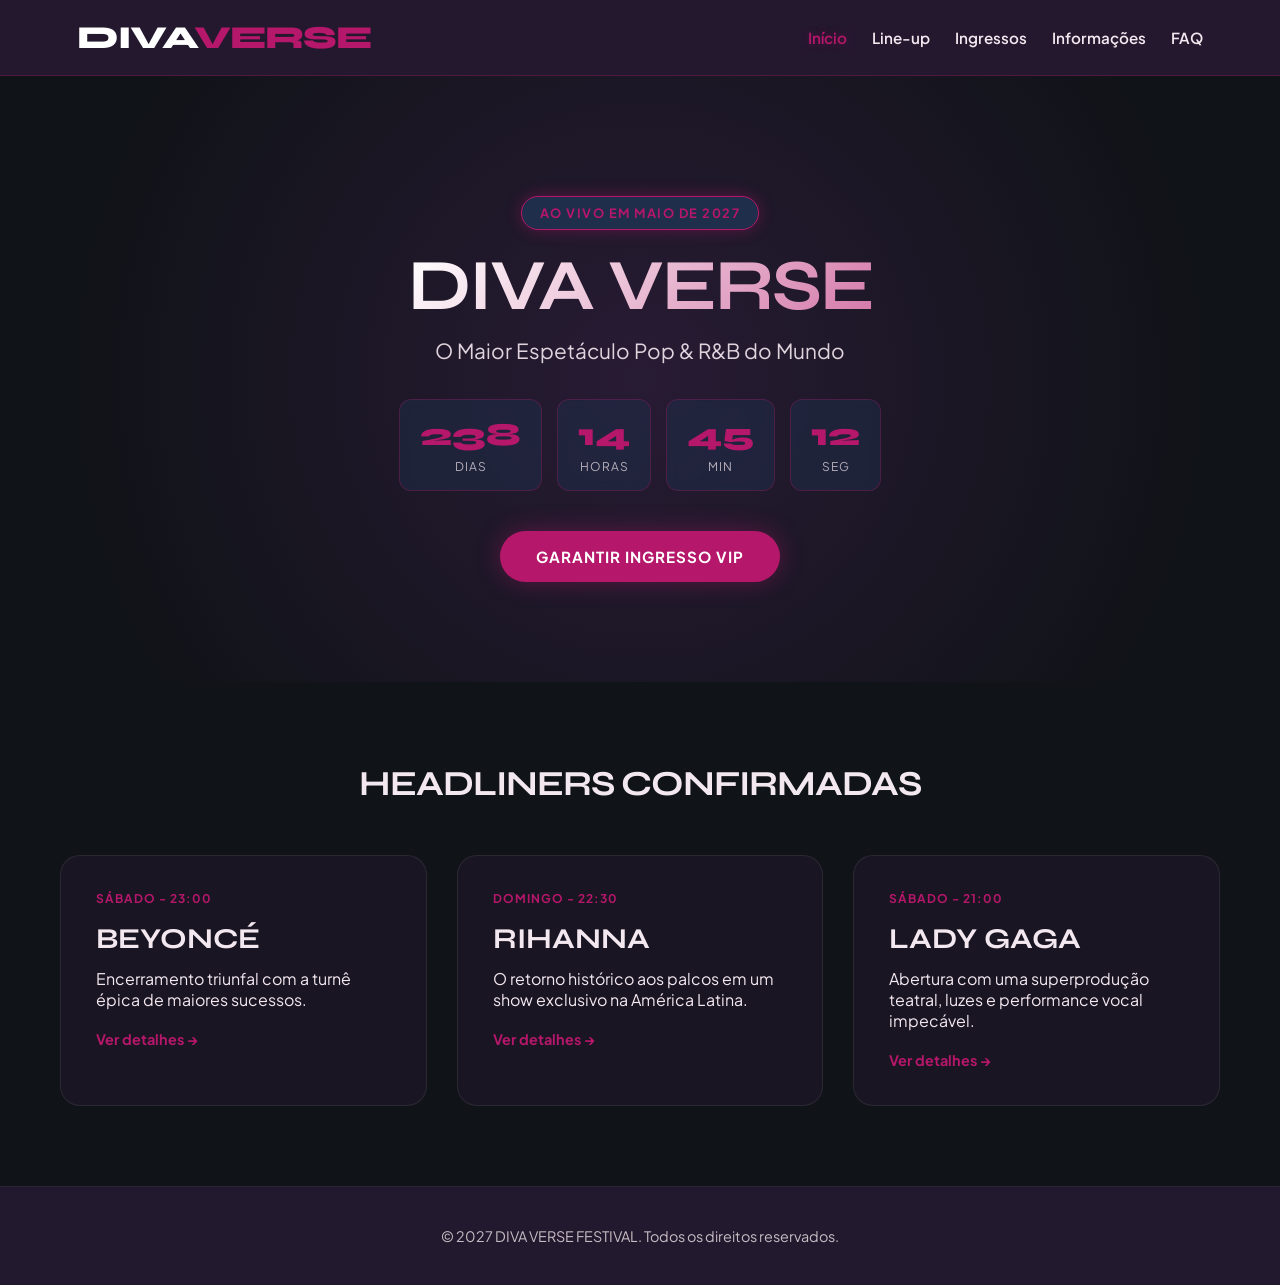
<file: divaverse/index.html>
<!DOCTYPE html>
<html lang="pt-BR">
<head>
  <meta charset="UTF-8">
  <meta name="viewport" content="width=device-width, initial-scale=1.0">
  <title>DIVA VERSE FESTIVAL | Início</title>
  <link rel="stylesheet" href="./CSS/index.css">
</head>
<body>

  <header>
    <a href="index.html" class="logo">DIVA<span>VERSE</span></a>
    <nav>
      <ul>
        <li><a href="index.html" class="active">Início</a></li>
        <li><a href="lineup.html">Line-up</a></li>
        <li><a href="ingressos.html">Ingressos</a></li>
        <li><a href="informacoes.html">Informações</a></li>
        <li><a href="faq.html">FAQ</a></li>
      </ul>
    </nav>
  </header>

  <main>
    <section class="hero">
      <div class="hero-overlay"></div>
      <div class="hero-content">
        <span class="badge-pulse">AO VIVO EM MAIO DE 2027</span>
        <h1>DIVA VERSE</h1>
        <p class="subtitle">O Maior Espetáculo Pop & R&B do Mundo</p>
        
        <div class="countdown-container">
          <div class="time-box"><span id="days">238</span><small>Dias</small></div>
          <div class="time-box"><span id="hours">14</span><small>Horas</small></div>
          <div class="time-box"><span id="minutes">45</span><small>Min</small></div>
          <div class="time-box"><span id="seconds">12</span><small>Seg</small></div>
        </div>

        <a href="ingressos.html" class="btn-glow">Garantir Ingresso VIP</a>
      </div>
    </section>

    <section class="container">
      <h2 class="section-title">HEADLINERS CONFIRMADAS</h2>
      <div class="grid-3">
        <div class="feature-card">
          <div class="card-tag">SÁBADO - 23:00</div>
          <h3>BEYONCÉ</h3>
          <p>Encerramento triunfal com a turnê épica de maiores sucessos.</p>
          <a href="lineup.html" class="link-more">Ver detalhes &rarr;</a>
        </div>

        <div class="feature-card highlight">
          <div class="card-tag">DOMINGO - 22:30</div>
          <h3>RIHANNA</h3>
          <p>O retorno histórico aos palcos em um show exclusivo na América Latina.</p>
          <a href="lineup.html" class="link-more">Ver detalhes &rarr;</a>
        </div>

        <div class="feature-card">
          <div class="card-tag">SÁBADO - 21:00</div>
          <h3>LADY GAGA</h3>
          <p>Abertura com uma superprodução teatral, luzes e performance vocal impecável.</p>
          <a href="lineup.html" class="link-more">Ver detalhes &rarr;</a>
        </div>
      </div>
    </section>
  </main>

  <footer>
    <p>&copy; 2027 DIVA VERSE FESTIVAL. Todos os direitos reservados.</p>
  </footer>

</body>
</html>
</file>
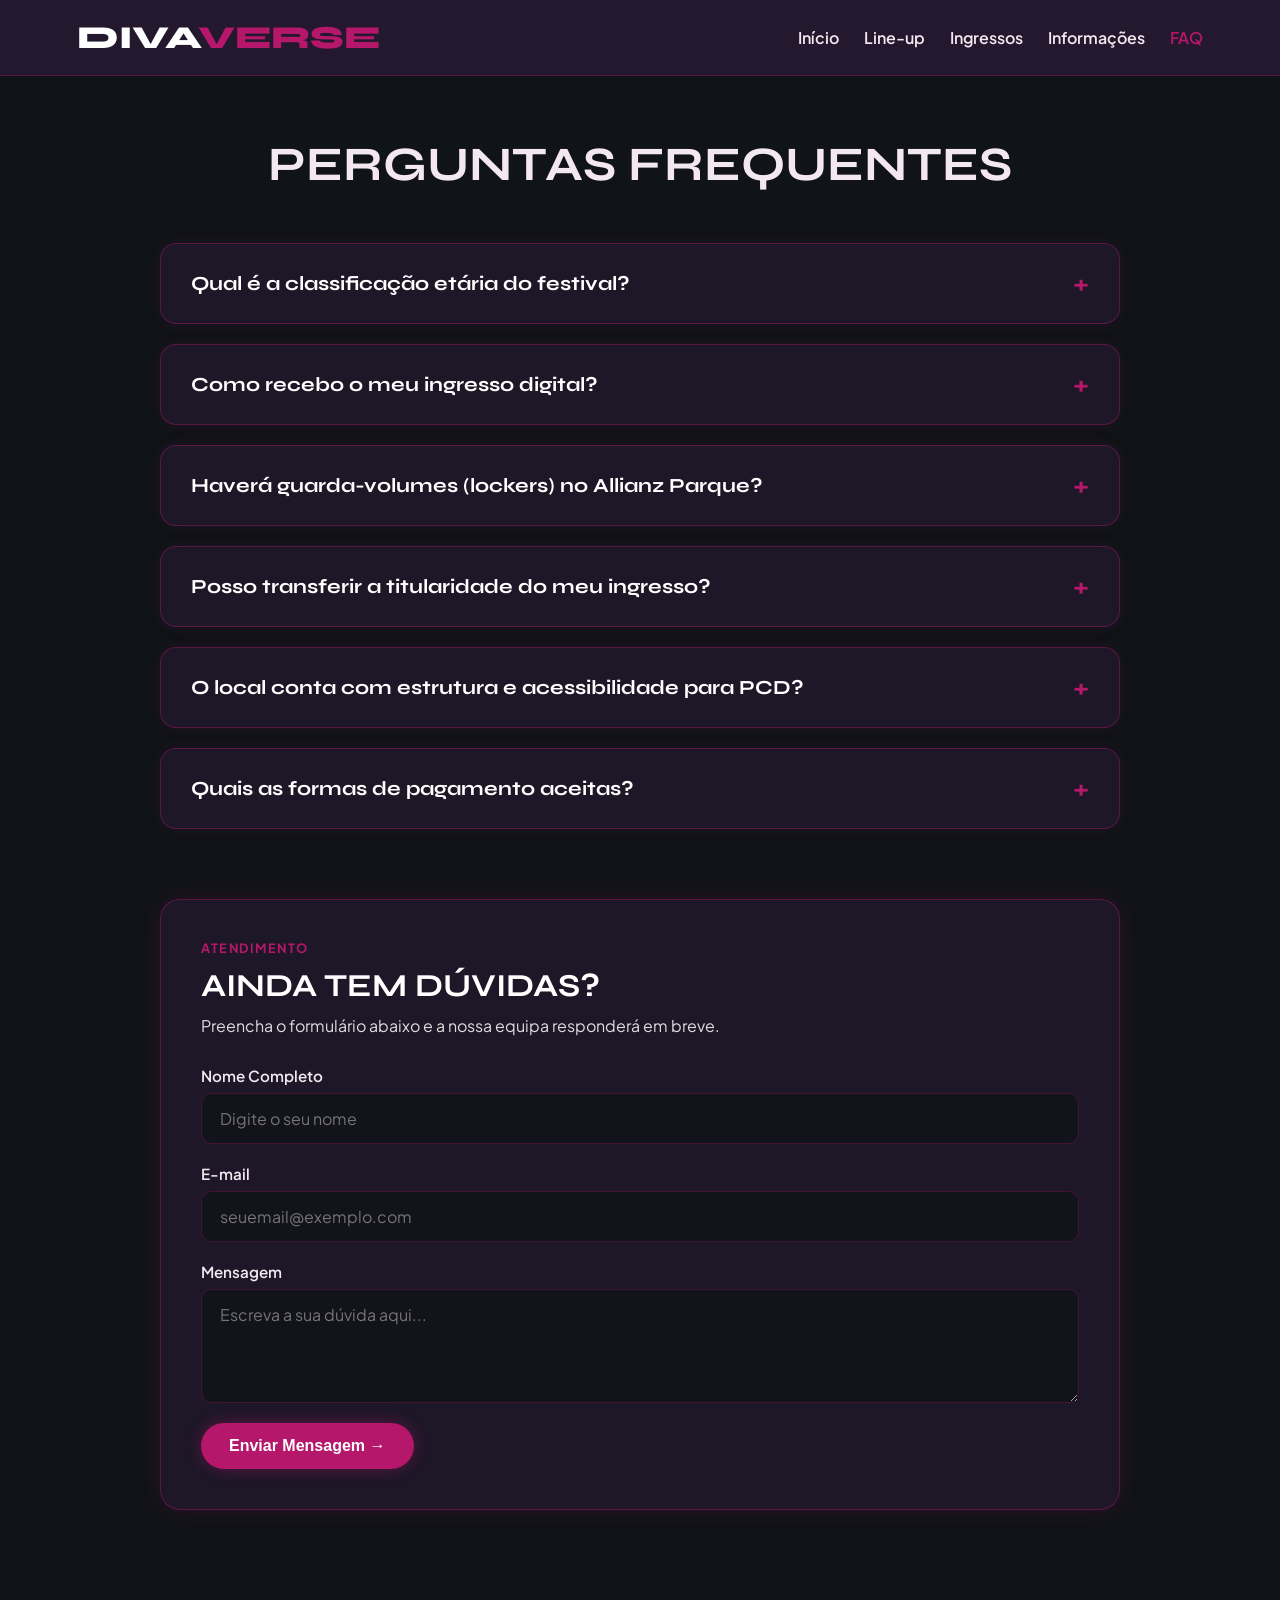
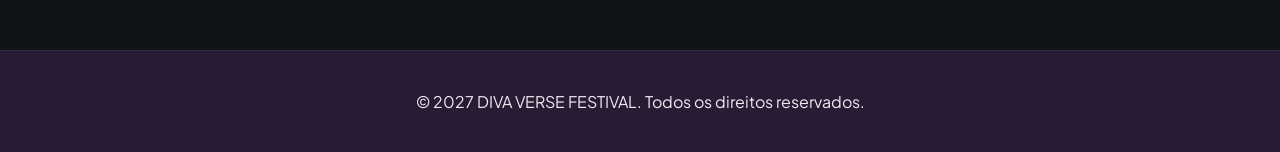
<file: divaverse/faq.html>
<!DOCTYPE html>
<html lang="pt-BR">
<head>
  <meta charset="UTF-8">
  <meta name="viewport" content="width=device-width, initial-scale=1.0">
  <title>DIVA VERSE FESTIVAL | FAQ</title>
  <link rel="stylesheet" href="./CSS/faq.css">
</head>
<body>

  <header>
    <a href="index.html" class="logo">DIVA<span>VERSE</span></a>
    <nav>
      <ul>
        <li><a href="index.html">Início</a></li>
        <li><a href="lineup.html">Line-up</a></li>
        <li><a href="ingressos.html">Ingressos</a></li>
        <li><a href="informacoes.html">Informações</a></li>
        <li><a href="faq.html" class="active">FAQ</a></li>
      </ul>
    </nav>
  </header>

  <main class="container">
    <h1 class="page-title">PERGUNTAS FREQUENTES</h1>

    <section class="faq-section">
      <div class="faq-grid">

        <!-- PERGUNTA 1 -->
        <details class="faq-item">
          <summary>Qual é a classificação etária do festival?</summary>
          <div class="faq-content">
            <p>A entrada é permitida para maiores de 16 anos desacompanhados. Menores entre 12 e 15 anos entram apenas acompanhados dos pais ou responsável legal com documentação oficial.</p>
          </div>
        </details>

        <!-- PERGUNTA 2 -->
        <details class="faq-item">
          <summary>Como recebo o meu ingresso digital?</summary>
          <div class="faq-content">
            <p>Após a confirmação da compra, o ingresso digital com QR Code fica disponível na sua conta e é enviado automaticamente para o e-mail cadastrado.</p>
          </div>
        </details>

        <!-- PERGUNTA 3 -->
        <details class="faq-item">
          <summary>Haverá guarda-volumes (lockers) no Allianz Parque?</summary>
          <div class="faq-content">
            <p>Sim! Teremos um serviço de guarda-volumes privativo no local. Você pode reservar antecipadamente pelo site ou garantir o seu no dia do evento.</p>
          </div>
        </details>

        <!-- PERGUNTA 4 -->
        <details class="faq-item">
          <summary>Posso transferir a titularidade do meu ingresso?</summary>
          <div class="faq-content">
            <p>Sim, a troca de titularidade pode ser feita diretamente na plataforma oficial de ingressos até 48 horas antes do início do festival.</p>
          </div>
        </details>

        <!-- PERGUNTA 5 -->
        <details class="faq-item">
          <summary>O local conta com estrutura e acessibilidade para PCD?</summary>
          <div class="faq-content">
            <p>Com certeza. O Allianz Parque possui acesso facilitado através de rampas, elevadores, banheiros adaptados e áreas reservadas exclusivas com vista para os palcos.</p>
          </div>
        </details>

        <!-- PERGUNTA 6 -->
        <details class="faq-item">
          <summary>Quais as formas de pagamento aceitas?</summary>
          <div class="faq-content">
            <p>Aceitamos cartões de crédito (em até 6x sem juros), cartão de débito e Pix.</p>
          </div>
        </details>

      </div>
    </section>

    <!-- SEÇÃO DE CONTATO -->
    <section class="contact-section">
      <div class="info-card">
        <div class="card-tag">ATENDIMENTO</div>
        <h3>AINDA TEM DÚVIDAS?</h3>
        <p class="contact-subtitle">Preencha o formulário abaixo e a nossa equipa responderá em breve.</p>

        <form class="contact-form" action="#" method="post">
          <div class="form-group">
            <label for="nome">Nome Completo</label>
            <input type="text" id="nome" placeholder="Digite o seu nome" required>
          </div>

          <div class="form-group">
            <label for="email">E-mail</label>
            <input type="email" id="email" placeholder="seuemail@exemplo.com" required>
          </div>

          <div class="form-group">
            <label for="mensagem">Mensagem</label>
            <textarea id="mensagem" rows="4" placeholder="Escreva a sua dúvida aqui..." required></textarea>
          </div>

          <button type="submit" class="btn-submit">Enviar Mensagem →</button>
        </form>
      </div>
    </section>
  </main>

  <footer>
    <p>&copy; 2027 DIVA VERSE FESTIVAL. Todos os direitos reservados.</p>
  </footer>

</body>
</html>
</file>
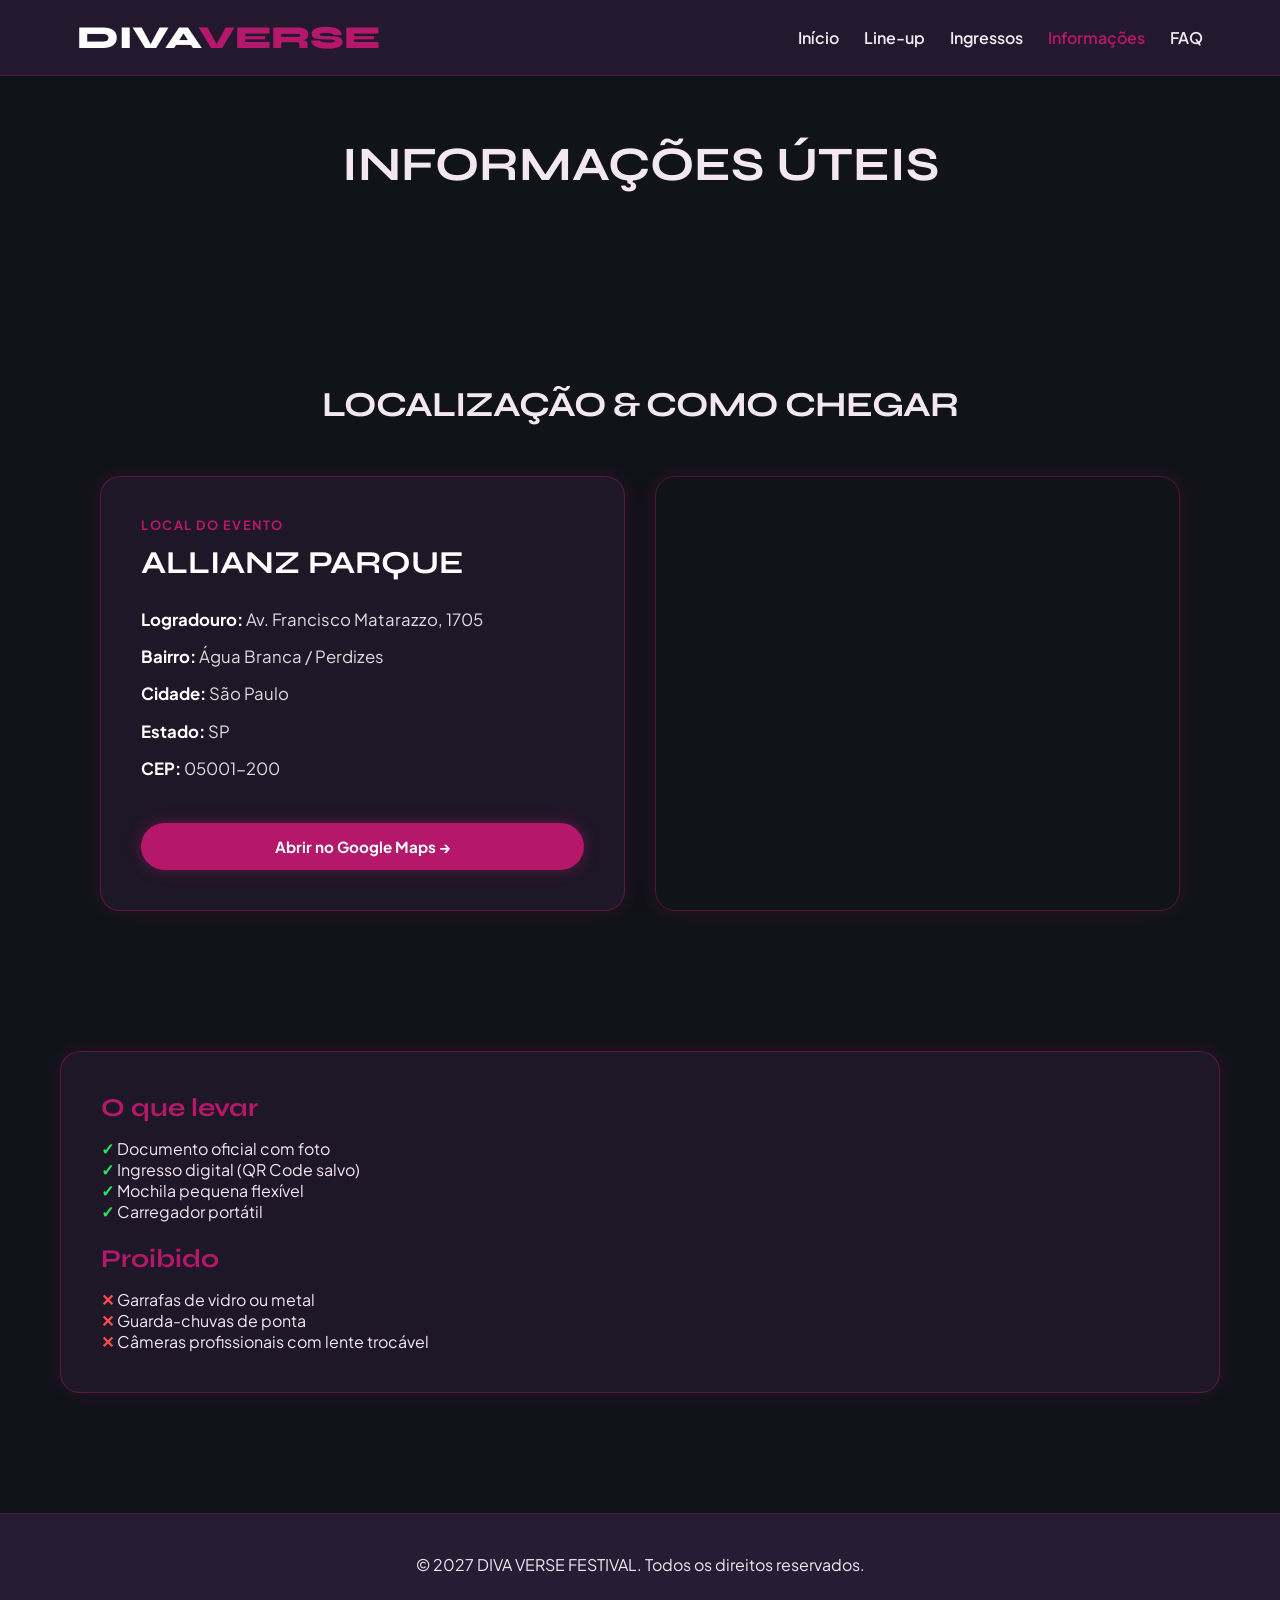
<file: divaverse/informacoes.html>
<!DOCTYPE html>
<html lang="pt-BR">
<head>
  <meta charset="UTF-8">
  <meta name="viewport" content="width=device-width, initial-scale=1.0">
  <title>DIVA VERSE FESTIVAL | Informações</title>
  <link rel="stylesheet" href="./CSS/informacoes.css">
</head>
<body>

  <header>
    <a href="index.html" class="logo">DIVA<span>VERSE</span></a>
    <nav>
      <ul>
        <li><a href="index.html">Início</a></li>
        <li><a href="lineup.html">Line-up</a></li>
        <li><a href="ingressos.html">Ingressos</a></li>
        <li><a href="informacoes.html" class="active">Informações</a></li>
        <li><a href="faq.html">FAQ</a></li>
      </ul>
    </nav>
  </header>

  <main class="container">
    <h1 class="page-title">INFORMAÇÕES ÚTEIS</h1>

   <!-- SEÇÃO DE INFORMAÇÕES E LOCALIZAÇÃO -->
<section class="info-section">
  <div class="container">
    <h2 class="section-title">LOCALIZAÇÃO & COMO CHEGAR</h2>

    <div class="info-grid">
      
      <!-- Card com o Endereço Completo -->
      <div class="info-card">
        <div class="card-tag">LOCAL DO EVENTO</div>
        <h3>ALLIANZ PARQUE</h3>
        
        <ul class="address-list">
          <li><strong>Logradouro:</strong> Av. Francisco Matarazzo, 1705</li>
          <li><strong>Bairro:</strong> Água Branca / Perdizes</li>
          <li><strong>Cidade:</strong> São Paulo</li>
          <li><strong>Estado:</strong> SP</li>
          <li><strong>CEP:</strong> 05001-200</li>
        </ul>

        <a href="https://maps.google.com/?q=Av.+Francisco+Matarazzo,+1705+-+Água+Branca,+São+Paulo+-+SP,+05001-200" 
           target="_blank" 
           class="btn-maps">
           Abrir no Google Maps →
        </a>
      </div>

      <!-- Mapa do Google Maps Embedded -->
      <div class="map-wrapper">
        <iframe 
          src="https://www.google.com/maps/embed?pb=!1m18!1m12!1m3!1d3657.886364235282!2d-46.68088062375836!3d-23.527588360707768!2m3!1f0!2f0!3f0!3m2!1i1024!2i768!4f13.1!3m3!1m2!1s0x94ce57a627376c97%3A0xb35a09c2a8e8b09!2sAllianz%20Parque!5e0!3m2!1spt-BR!2sbr!4v1700000000000!5m2!1spt-BR!2sbr" 
          width="100%" 
          height="100%" 
          style="border:0;" 
          allowfullscreen="" 
          loading="lazy" 
          referrerpolicy="no-referrer-when-downgrade">
        </iframe>
      </div>

    </div>
  </div>
</section>

      <div class="info-card">
        <h2>O que levar</h2>
        <ul class="check-list">
          <li>Documento oficial com foto</li>
          <li>Ingresso digital (QR Code salvo)</li>
          <li>Mochila pequena flexível</li>
          <li>Carregador portátil</li>
        </ul>
        <br>
        <h2>Proibido</h2>
        <ul class="cross-list">
          <li>Garrafas de vidro ou metal</li>
          <li>Guarda-chuvas de ponta</li>
          <li>Câmeras profissionais com lente trocável</li>
        </ul>
      </div>
    </div>
  </main>

  <footer>
    <p>&copy; 2027 DIVA VERSE FESTIVAL. Todos os direitos reservados.</p>
  </footer>

</body>
</html>
</file>
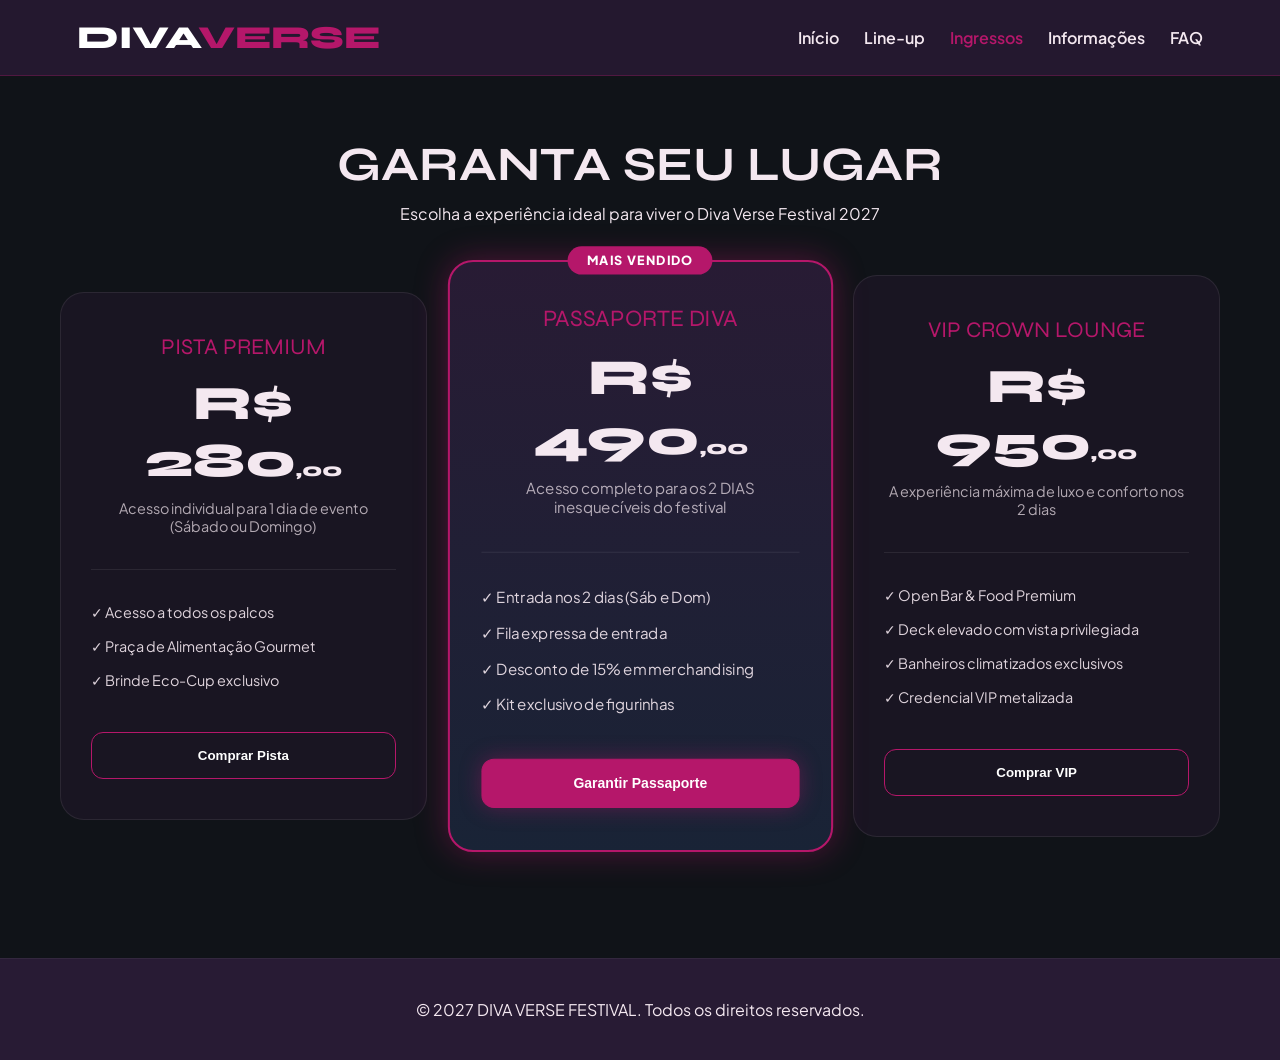
<file: divaverse/ingressos.html>
<!DOCTYPE html>
<html lang="pt-BR">
<head>
  <meta charset="UTF-8">
  <meta name="viewport" content="width=device-width, initial-scale=1.0">
  <title>DIVA VERSE FESTIVAL | Ingressos</title>
  <link rel="stylesheet" href="./CSS/ingressos.css">
</head>
<body>

  <header>
    <a href="index.html" class="logo">DIVA<span>VERSE</span></a>
    <nav>
      <ul>
        <li><a href="index.html">Início</a></li>
        <li><a href="lineup.html">Line-up</a></li>
        <li><a href="ingressos.html" class="active">Ingressos</a></li>
        <li><a href="informacoes.html">Informações</a></li>
        <li><a href="faq.html">FAQ</a></li>
      </ul>
    </nav>
  </header>

  <main class="container">
    <div class="ticket-header">
      <h1 class="page-title">GARANTA SEU LUGAR</h1>
      <p>Escolha a experiência ideal para viver o Diva Verse Festival 2027</p>
    </div>

    <div class="grid-3">
      <div class="ticket-card">
        <div class="ticket-type">PISTA PREMIUM</div>
        <div class="price">R$ 280<small>,00</small></div>
        <p class="ticket-desc">Acesso individual para 1 dia de evento (Sábado ou Domingo)</p>
        <ul class="features">
          <li>✓ Acesso a todos os palcos</li>
          <li>✓ Praça de Alimentação Gourmet</li>
          <li>✓ Brinde Eco-Cup exclusivo</li>
        </ul>
        <button class="btn-ticket">Comprar Pista</button>
      </div>

      <div class="ticket-card featured">
        <div class="popular-badge">MAIS VENDIDO</div>
        <div class="ticket-type">PASSAPORTE DIVA</div>
        <div class="price">R$ 490<small>,00</small></div>
        <p class="ticket-desc">Acesso completo para os 2 DIAS inesquecíveis do festival</p>
        <ul class="features">
          <li>✓ Entrada nos 2 dias (Sáb e Dom)</li>
          <li>✓ Fila expressa de entrada</li>
          <li>✓ Desconto de 15% em merchandising</li>
          <li>✓ Kit exclusivo de figurinhas</li>
        </ul>
        <button class="btn-ticket main-btn">Garantir Passaporte</button>
      </div>

      <div class="ticket-card">
        <div class="ticket-type">VIP CROWN LOUNGE</div>
        <div class="price">R$ 950<small>,00</small></div>
        <p class="ticket-desc">A experiência máxima de luxo e conforto nos 2 dias</p>
        <ul class="features">
          <li>✓ Open Bar & Food Premium</li>
          <li>✓ Deck elevado com vista privilegiada</li>
          <li>✓ Banheiros climatizados exclusivos</li>
          <li>✓ Credencial VIP metalizada</li>
        </ul>
        <button class="btn-ticket">Comprar VIP</button>
      </div>
    </div>
  </main>

  <footer>
    <p>&copy; 2027 DIVA VERSE FESTIVAL. Todos os direitos reservados.</p>
  </footer>

</body>
</html>
</file>
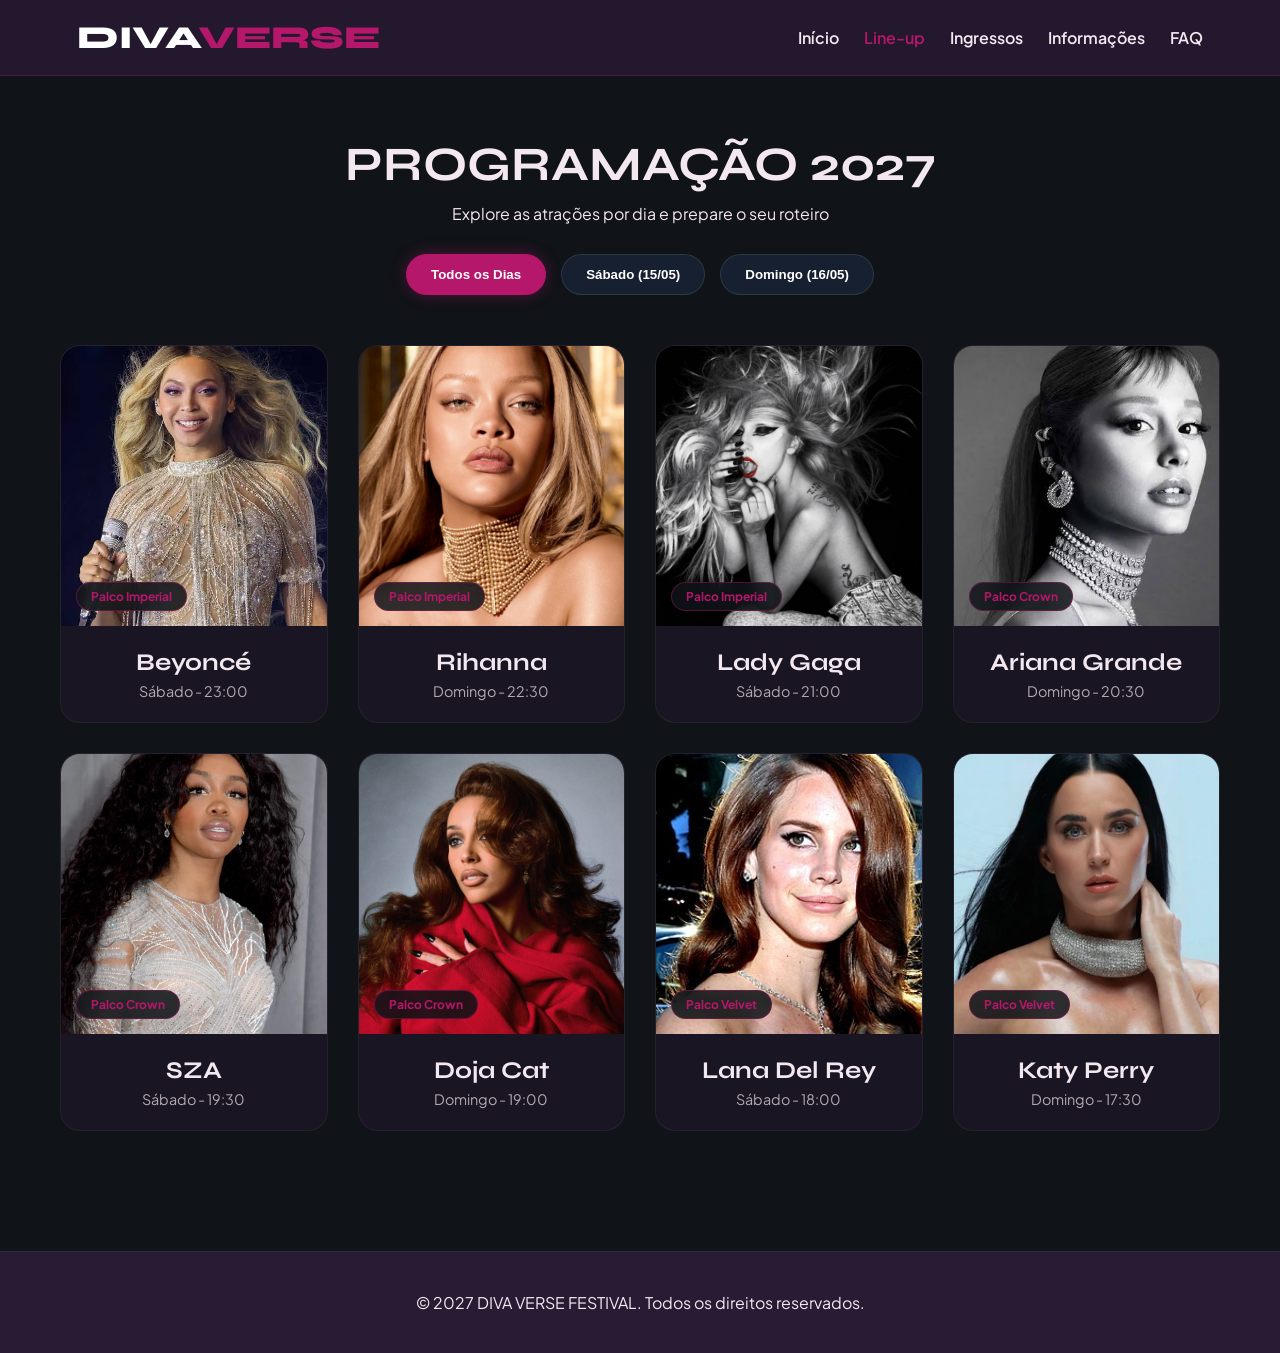
<file: divaverse/lineup.html>
<!DOCTYPE html>
<html lang="pt-BR">
<head>
  <meta charset="UTF-8">
  <meta name="viewport" content="width=device-width, initial-scale=1.0">
  <title>DIVA VERSE FESTIVAL | Line-up</title>
  <link rel="stylesheet" href="./CSS/lineup.css">
</head>
<body>

  <header>
    <a href="index.html" class="logo">DIVA<span>VERSE</span></a>
    <nav>
      <ul>
        <li><a href="index.html">Início</a></li>
        <li><a href="lineup.html" class="active">Line-up</a></li>
        <li><a href="ingressos.html">Ingressos</a></li>
        <li><a href="informacoes.html">Informações</a></li>
        <li><a href="faq.html">FAQ</a></li>
      </ul>
    </nav>
  </header>

  <main class="container">
    <div class="lineup-header">
      <h1 class="page-title">PROGRAMAÇÃO 2027</h1>
      <p>Explore as atrações por dia e prepare o seu roteiro</p>
      
      <div class="filter-tabs">
        <button class="tab-btn active">Todos os Dias</button>
        <button class="tab-btn">Sábado (15/05)</button>
        <button class="tab-btn">Domingo (16/05)</button>
      </div>
    </div>

    <div class="grid-4">
      <div class="artist-card">
        <div class="img-wrapper">
          <img src="./img/imgartista1.webp" alt="Beyoncé">
          <span class="stage-badge">Palco Imperial</span>
        </div>
        <div class="artist-info">
          <h3>Beyoncé</h3>
          <p class="time">Sábado - 23:00</p>
        </div>
      </div>

      <div class="artist-card">
        <div class="img-wrapper">
          <img src="./img/imgartista2.jpg" alt="Rihanna">
          <span class="stage-badge">Palco Imperial</span>
        </div>
        <div class="artist-info">
          <h3>Rihanna</h3>
          <p class="time">Domingo - 22:30</p>
        </div>
      </div>

      <div class="artist-card">
        <div class="img-wrapper">
          <img src="./img/imgartista3.jpg" alt="Lady Gaga">
          <span class="stage-badge">Palco Imperial</span>
        </div>
        <div class="artist-info">
          <h3>Lady Gaga</h3>
          <p class="time">Sábado - 21:00</p>
        </div>
      </div>

      <div class="artist-card">
        <div class="img-wrapper">
          <img src="./img/imgartista4.jfif" alt="Ariana Grande">
          <span class="stage-badge">Palco Crown</span>
        </div>
        <div class="artist-info">
          <h3>Ariana Grande</h3>
          <p class="time">Domingo - 20:30</p>
        </div>
      </div>

      <div class="artist-card">
        <div class="img-wrapper">
          <img src="./img/imgartista5.webp" alt="SZA">
          <span class="stage-badge">Palco Crown</span>
        </div>
        <div class="artist-info">
          <h3>SZA</h3>
          <p class="time">Sábado - 19:30</p>
        </div>
      </div>

      <div class="artist-card">
        <div class="img-wrapper">
          <img src="./img/imgartista6.jfif" alt="Doja Cat">
          <span class="stage-badge">Palco Crown</span>
        </div>
        <div class="artist-info">
          <h3>Doja Cat</h3>
          <p class="time">Domingo - 19:00</p>
        </div>
      </div>

      <div class="artist-card">
        <div class="img-wrapper">
          <img src="./img/imgartista7.jpg" alt="Lana Del Rey">
          <span class="stage-badge">Palco Velvet</span>
        </div>
        <div class="artist-info">
          <h3>Lana Del Rey</h3>
          <p class="time">Sábado - 18:00</p>
        </div>
      </div>

      <div class="artist-card">
        <div class="img-wrapper">
          <img src="./img/imgartista9.webp" alt="Katy Perry">
          <span class="stage-badge">Palco Velvet</span>
        </div>
        <div class="artist-info">
          <h3>Katy Perry</h3>
          <p class="time">Domingo - 17:30</p>
        </div>
      </div>
    </div>
  </main>

  <footer>
    <p>&copy; 2027 DIVA VERSE FESTIVAL. Todos os direitos reservados.</p>
  </footer>

</body>
</html>
</file>
<file: divaverse/CSS/index.css>
@import url('https://fonts.googleapis.com/css2?family=Syne:wght@700;800&family=Plus+Jakarta+Sans:wght@400;600;700&display=swap');

:root {
  --bg-dark: #101318;
  --purple-dark: #281B34;
  --magenta: #B5176A;
  --magenta-glow: rgba(181, 23, 106, 0.4);
  --blue-dark: #1F2E4A;
  --text-light: #F4E8F0;
  --font-title: 'Syne', sans-serif;
  --font-body: 'Plus Jakarta Sans', sans-serif;
}

* { margin: 0; padding: 0; box-sizing: border-box; }
body { background-color: var(--bg-dark); color: var(--text-light); font-family: var(--font-body); overflow-x: hidden; }

header { background: rgba(40, 27, 52, 0.85); backdrop-filter: blur(12px); position: sticky; top: 0; z-index: 100; display: flex; justify-content: space-between; align-items: center; padding: 18px 6%; border-bottom: 1px solid rgba(181, 23, 106, 0.3); }
.logo { font-family: var(--font-title); font-size: 2rem; color: #fff; text-decoration: none; font-weight: 800; letter-spacing: -1px; }
.logo span { color: var(--magenta); }
nav ul { display: flex; list-style: none; gap: 25px; }
nav a { color: var(--text-light); text-decoration: none; font-weight: 600; transition: all 0.3s ease; font-size: 0.95rem; }
nav a.active, nav a:hover { color: var(--magenta); text-shadow: 0 0 10px var(--magenta-glow); }

.hero { position: relative; padding: 120px 20px 100px; text-align: center; background: radial-gradient(circle at center, var(--purple-dark) 0%, var(--bg-dark) 80%); }
.badge-pulse { display: inline-block; background: var(--blue-dark); color: var(--magenta); border: 1px solid var(--magenta); padding: 8px 18px; border-radius: 50px; font-weight: 700; font-size: 0.8rem; letter-spacing: 1.5px; margin-bottom: 20px; box-shadow: 0 0 15px var(--magenta-glow); }
.hero h1 { font-family: var(--font-title); font-size: 4.5rem; letter-spacing: -2px; line-height: 1; margin-bottom: 15px; background: linear-gradient(135deg, #fff 30%, var(--magenta) 100%); -webkit-background-clip: text; -webkit-text-fill-color: transparent; }
.subtitle { font-size: 1.3rem; opacity: 0.9; margin-bottom: 35px; }

.countdown-container { display: flex; justify-content: center; gap: 15px; margin-bottom: 40px; }
.time-box { background: rgba(31, 46, 74, 0.5); border: 1px solid rgba(181, 23, 106, 0.3); padding: 15px 20px; border-radius: 12px; min-width: 80px; backdrop-filter: blur(5px); }
.time-box span { font-family: var(--font-title); font-size: 2rem; display: block; color: var(--magenta); font-weight: 800; }
.time-box small { font-size: 0.75rem; text-transform: uppercase; letter-spacing: 1px; opacity: 0.7; }

.btn-glow { display: inline-block; background: var(--magenta); color: #fff; padding: 16px 36px; border-radius: 50px; font-weight: 700; text-decoration: none; text-transform: uppercase; font-size: 0.95rem; letter-spacing: 1px; transition: all 0.3s ease; box-shadow: 0 0 25px var(--magenta-glow); }
.btn-glow:hover { transform: translateY(-3px); box-shadow: 0 0 40px rgba(181, 23, 106, 0.8); }

.container { max-width: 1200px; margin: 0 auto; padding: 80px 20px; }
.section-title { font-family: var(--font-title); font-size: 2.2rem; text-align: center; margin-bottom: 50px; letter-spacing: -1px; }

.grid-3 { display: grid; grid-template-columns: repeat(auto-fit, minmax(300px, 1fr)); gap: 30px; }
.feature-card { background: rgba(40, 27, 52, 0.4); border: 1px solid rgba(255, 255, 255, 0.08); padding: 35px; border-radius: 20px; transition: all 0.4s ease; position: relative; }
.feature-card:hover { transform: translateY(-10px); border-color: var(--magenta); box-shadow: 0 10px 30px var(--magenta-glow); }
.card-tag { font-size: 0.75rem; font-weight: 700; color: var(--magenta); letter-spacing: 1px; margin-bottom: 15px; }
.feature-card h3 { font-family: var(--font-title); font-size: 1.8rem; margin-bottom: 12px; }
.link-more { display: inline-block; margin-top: 20px; color: var(--magenta); text-decoration: none; font-weight: 700; font-size: 0.9rem; }

footer { text-align: center; padding: 40px; background: var(--purple-dark); border-top: 1px solid rgba(255,255,255,0.05); font-size: 0.9rem; opacity: 0.8; }
</file>
<file: divaverse/CSS/faq.css>
@import url('https://fonts.googleapis.com/css2?family=Syne:wght@700;800&family=Plus+Jakarta+Sans:wght@400;600;700&display=swap');

:root {
  --bg-dark: #101318;
  --purple-dark: #281B34;
  --magenta: #B5176A;
  --blue-dark: #1F2E4A;
  --text-light: #F4E8F0;
  --font-title: 'Syne', sans-serif;
  --font-body: 'Plus Jakarta Sans', sans-serif;
}

* { margin: 0; padding: 0; box-sizing: border-box; }
body { background-color: var(--bg-dark); color: var(--text-light); font-family: var(--font-body); }

header { background: rgba(40, 27, 52, 0.85); backdrop-filter: blur(12px); position: sticky; top: 0; z-index: 100; display: flex; justify-content: space-between; align-items: center; padding: 18px 6%; border-bottom: 1px solid rgba(181, 23, 106, 0.3); }
.logo { font-family: var(--font-title); font-size: 2rem; color: #fff; text-decoration: none; font-weight: 800; }
.logo span { color: var(--magenta); }
nav ul { display: flex; list-style: none; gap: 25px; }
nav a { color: var(--text-light); text-decoration: none; font-weight: 600; }
nav a.active, nav a:hover { color: var(--magenta); }

.container { max-width: 1000px; margin: 0 auto; padding: 60px 20px; }
.page-title { font-family: var(--font-title); font-size: 3rem; text-align: center; margin-bottom: 50px; }

/* SEÇÃO DO FAQ (ACCORDION) */
.faq-grid {
  display: flex;
  flex-direction: column;
  gap: 20px;
  margin-bottom: 70px;
}

.faq-item {
  background: rgba(40, 27, 52, 0.6);
  border: 1px solid rgba(181, 23, 106, 0.4);
  border-radius: 16px;
  overflow: hidden;
  transition: all 0.3s ease;
  box-shadow: 0 0 15px rgba(181, 23, 106, 0.1);
}

.faq-item[open] {
  border-color: var(--magenta);
  box-shadow: 0 0 25px rgba(181, 23, 106, 0.3);
}

summary {
  font-family: var(--font-title);
  font-size: 1.25rem;
  font-weight: 700;
  padding: 22px 30px;
  cursor: pointer;
  list-style: none;
  display: flex;
  justify-content: space-between;
  align-items: center;
  color: #ffffff;
  user-select: none;
}

summary::-webkit-details-marker {
  display: none;
}

/* Ícone de Seta + / - para abrir e fechar */
summary::after {
  content: "+";
  font-size: 1.8rem;
  color: var(--magenta);
  transition: transform 0.3s ease;
}

.faq-item[open] summary::after {
  content: "−";
  transform: rotate(180deg);
}

.faq-content {
  padding: 0 30px 25px 30px;
  color: #DDDDDD;
  font-size: 1.05rem;
  line-height: 1.6;
  border-top: 1px solid rgba(255, 255, 255, 0.05);
  margin-top: 10px;
  padding-top: 15px;
}

/* SEÇÃO DE FORMULÁRIO DE CONTATO */
.contact-section {
  margin-top: 40px;
}

.info-card {
  background: rgba(40, 27, 52, 0.6);
  border: 1px solid rgba(181, 23, 106, 0.4);
  padding: 40px;
  border-radius: 20px;
  box-shadow: 0 0 25px rgba(181, 23, 106, 0.15);
}

.card-tag {
  font-size: 0.8rem;
  font-weight: 700;
  color: var(--magenta);
  letter-spacing: 1.5px;
  margin-bottom: 10px;
}

.info-card h3 {
  font-family: var(--font-title);
  font-size: 2rem;
  margin-bottom: 10px;
  color: #ffffff;
}

.contact-subtitle {
  color: #DDDDDD;
  margin-bottom: 30px;
}

.contact-form {
  display: flex;
  flex-direction: column;
  gap: 20px;
}

.form-group {
  display: flex;
  flex-direction: column;
  gap: 8px;
}

.form-group label {
  font-weight: 600;
  font-size: 0.95rem;
  color: var(--text-light);
}

.form-group input,
.form-group textarea {
  width: 100%;
  padding: 14px 18px;
  background: rgba(16, 19, 24, 0.8);
  border: 1px solid rgba(181, 23, 106, 0.3);
  border-radius: 10px;
  color: #ffffff;
  font-family: var(--font-body);
  font-size: 1rem;
}

.form-group input:focus,
.form-group textarea:focus {
  outline: none;
  border-color: var(--magenta);
  box-shadow: 0 0 10px rgba(181, 23, 106, 0.5);
}

.btn-submit {
  display: inline-block;
  background: var(--magenta);
  color: #ffffff;
  border: none;
  padding: 14px 28px;
  border-radius: 50px;
  font-weight: 700;
  font-size: 1rem;
  text-align: center;
  cursor: pointer;
  transition: all 0.3s ease;
  box-shadow: 0 0 15px rgba(181, 23, 106, 0.4);
  align-self: flex-start;
}

.btn-submit:hover {
  transform: translateY(-2px);
  box-shadow: 0 0 25px rgba(181, 23, 106, 0.8);
}

footer { 
  text-align: center; 
  padding: 40px; 
  background: var(--purple-dark); 
  border-top: 1px solid rgba(255,255,255,0.05); 
  margin-top: 80px; 
}

@media (max-width: 768px) {
  summary { font-size: 1.1rem; padding: 18px 20px; }
  .faq-content { padding: 0 20px 20px 20px; }
  .info-card { padding: 25px; }
}
</file>
<file: divaverse/CSS/informacoes.css>
@import url('https://fonts.googleapis.com/css2?family=Syne:wght@700;800&family=Plus+Jakarta+Sans:wght@400;600;700&display=swap');

:root {
  --bg-dark: #101318;
  --purple-dark: #281B34;
  --magenta: #B5176A;
  --blue-dark: #1F2E4A;
  --text-light: #F4E8F0;
  --font-title: 'Syne', sans-serif;
  --font-body: 'Plus Jakarta Sans', sans-serif;
}

* { margin: 0; padding: 0; box-sizing: border-box; }
body { background-color: var(--bg-dark); color: var(--text-light); font-family: var(--font-body); }

header { background: rgba(40, 27, 52, 0.85); backdrop-filter: blur(12px); position: sticky; top: 0; z-index: 100; display: flex; justify-content: space-between; align-items: center; padding: 18px 6%; border-bottom: 1px solid rgba(181, 23, 106, 0.3); }
.logo { font-family: var(--font-title); font-size: 2rem; color: #fff; text-decoration: none; font-weight: 800; }
.logo span { color: var(--magenta); }
nav ul { display: flex; list-style: none; gap: 25px; }
nav a { color: var(--text-light); text-decoration: none; font-weight: 600; }
nav a.active, nav a:hover { color: var(--magenta); }

.container { max-width: 1200px; margin: 0 auto; padding: 60px 20px; }
.page-title { font-family: var(--font-title); font-size: 3rem; text-align: center; margin-bottom: 50px; }

.info-grid { display: grid; grid-template-columns: 1fr 1fr; gap: 40px; }
@media(max-width: 768px) { .info-grid { grid-template-columns: 1fr; } }

.info-card { background: rgba(40, 27, 52, 0.4); border: 1px solid rgba(255, 255, 255, 0.08); padding: 35px; border-radius: 20px; }
.info-card h2 { font-family: var(--font-title); color: var(--magenta); font-size: 1.6rem; margin-bottom: 15px; }

.map-placeholder { background: var(--blue-dark); height: 220px; border-radius: 12px; display: flex; align-items: center; justify-content: center; margin-top: 20px; border: 1px solid rgba(181, 23, 106, 0.3); font-weight: 700; color: var(--magenta); }

.check-list, .cross-list { list-style: none; }
.check-list li::before { content: "✓ "; color: #27E65F; font-weight: bold; }
.cross-list li::before { content: "✕ "; color: #FF4D4D; font-weight: bold; }

footer { text-align: center; padding: 40px; background: var(--purple-dark); border-top: 1px solid rgba(255,255,255,0.05); margin-top: 60px; }
.map-section {
  padding: 60px 20px;
  max-width: 1200px;
  margin: 0 auto;
}

/* ESTILOS DA SEÇÃO DE INFORMAÇÕES */
.info-section {
  padding: 80px 20px;
  background-color: #101318;
  color: #F4E8F0;
}

.info-section .container {
  max-width: 1200px;
  margin: 0 auto;
}

.info-section .section-title {
  font-family: 'Syne', sans-serif;
  font-size: 2.2rem;
  text-align: center;
  margin-bottom: 50px;
  letter-spacing: -1px;
}

.info-grid {
  display: grid;
  grid-template-columns: 1fr 1fr;
  gap: 30px;
  align-items: stretch;
}

/* Card do Endereço */
.info-card {
  background: rgba(40, 27, 52, 0.6);
  border: 1px solid rgba(181, 23, 106, 0.4);
  padding: 40px;
  border-radius: 20px;
  box-shadow: 0 0 25px rgba(181, 23, 106, 0.15);
  display: flex;
  flex-direction: column;
  justify-content: space-between;
}

.card-tag {
  font-size: 0.8rem;
  font-weight: 700;
  color: #B5176A;
  letter-spacing: 1.5px;
  margin-bottom: 10px;
}

.info-card h3 {
  font-family: 'Syne', sans-serif;
  font-size: 2rem;
  margin-bottom: 25px;
  color: #ffffff;
}

.address-list {
  list-style: none;
  padding: 0;
  margin: 0 0 30px 0;
}

.address-list li {
  font-size: 1.05rem;
  margin-bottom: 12px;
  line-height: 1.5;
  color: #DDDDDD;
}

.address-list li strong {
  color: #ffffff;
}

.btn-maps {
  display: inline-block;
  background: #B5176A;
  color: #ffffff !important;
  text-decoration: none;
  padding: 14px 28px;
  border-radius: 50px;
  font-weight: 700;
  font-size: 0.95rem;
  text-align: center;
  transition: all 0.3s ease;
  box-shadow: 0 0 15px rgba(181, 23, 106, 0.4);
}

.btn-maps:hover {
  transform: translateY(-2px);
  box-shadow: 0 0 25px rgba(181, 23, 106, 0.8);
}

/* Container do Mapa */
.map-wrapper {
  width: 100%;
  min-height: 380px;
  border-radius: 20px;
  overflow: hidden;
  border: 1px solid rgba(181, 23, 106, 0.4);
  box-shadow: 0 0 25px rgba(181, 23, 106, 0.15);
}

.map-wrapper iframe {
  width: 100%;
  height: 100%;
  min-height: 380px;
  display: block;
}

/* Responsividade para telemóvel/celular */
@media (max-width: 768px) {
  .info-grid {
    grid-template-columns: 1fr;
  }
}
</file>
<file: divaverse/CSS/ingressos.css>
@import url('https://fonts.googleapis.com/css2?family=Syne:wght@700;800&family=Plus+Jakarta+Sans:wght@400;600;700&display=swap');

:root {
  --bg-dark: #101318;
  --purple-dark: #281B34;
  --magenta: #B5176A;
  --magenta-glow: rgba(181, 23, 106, 0.4);
  --blue-dark: #1F2E4A;
  --text-light: #F4E8F0;
  --font-title: 'Syne', sans-serif;
  --font-body: 'Plus Jakarta Sans', sans-serif;
}

* { margin: 0; padding: 0; box-sizing: border-box; }
body { background-color: var(--bg-dark); color: var(--text-light); font-family: var(--font-body); }

header { background: rgba(40, 27, 52, 0.85); backdrop-filter: blur(12px); position: sticky; top: 0; z-index: 100; display: flex; justify-content: space-between; align-items: center; padding: 18px 6%; border-bottom: 1px solid rgba(181, 23, 106, 0.3); }
.logo { font-family: var(--font-title); font-size: 2rem; color: #fff; text-decoration: none; font-weight: 800; }
.logo span { color: var(--magenta); }
nav ul { display: flex; list-style: none; gap: 25px; }
nav a { color: var(--text-light); text-decoration: none; font-weight: 600; }
nav a.active, nav a:hover { color: var(--magenta); }

.container { max-width: 1200px; margin: 0 auto; padding: 60px 20px; }
.ticket-header { text-align: center; margin-bottom: 50px; }
.page-title { font-family: var(--font-title); font-size: 3rem; margin-bottom: 10px; }

.grid-3 { display: grid; grid-template-columns: repeat(auto-fit, minmax(300px, 1fr)); gap: 30px; align-items: center; }

.ticket-card { background: rgba(40, 27, 52, 0.4); border: 1px solid rgba(255, 255, 255, 0.08); padding: 40px 30px; border-radius: 24px; position: relative; transition: all 0.3s ease; text-align: center; }
.ticket-card:hover { transform: translateY(-8px); border-color: rgba(181, 23, 106, 0.5); }

.ticket-card.featured { background: linear-gradient(180deg, var(--purple-dark) 0%, rgba(31, 46, 74, 0.6) 100%); border: 2px solid var(--magenta); box-shadow: 0 0 30px var(--magenta-glow); transform: scale(1.05); }

.popular-badge { position: absolute; top: -15px; left: 50%; transform: translateX(-50%); background: var(--magenta); color: #fff; font-size: 0.75rem; font-weight: 800; padding: 6px 18px; border-radius: 20px; letter-spacing: 1px; }

.ticket-type { font-family: var(--font-title); font-size: 1.4rem; color: var(--magenta); margin-bottom: 15px; }
.price { font-family: var(--font-title); font-size: 3rem; font-weight: 800; margin-bottom: 10px; }
.price small { font-size: 1.2rem; }
.ticket-desc { font-size: 0.9rem; opacity: 0.7; margin-bottom: 30px; min-height: 40px; }

.features { list-style: none; text-align: left; margin-bottom: 35px; border-top: 1px solid rgba(255,255,255,0.08); padding-top: 25px; }
.features li { padding: 8px 0; font-size: 0.9rem; opacity: 0.9; }

.btn-ticket { width: 100%; padding: 15px; border-radius: 12px; border: 1px solid var(--magenta); background: transparent; color: #fff; font-weight: 700; cursor: pointer; transition: all 0.3s ease; }
.btn-ticket:hover, .main-btn { background: var(--magenta); box-shadow: 0 0 20px var(--magenta-glow); }

footer { text-align: center; padding: 40px; background: var(--purple-dark); border-top: 1px solid rgba(255,255,255,0.05); margin-top: 60px; }
</file>
<file: divaverse/CSS/lineup.css>
@import url('https://fonts.googleapis.com/css2?family=Syne:wght@700;800&family=Plus+Jakarta+Sans:wght@400;600;700&display=swap');

:root {
  --bg-dark: #101318;
  --purple-dark: #281B34;
  --magenta: #B5176A;
  --magenta-glow: rgba(181, 23, 106, 0.4);
  --blue-dark: #1F2E4A;
  --text-light: #F4E8F0;
  --font-title: 'Syne', sans-serif;
  --font-body: 'Plus Jakarta Sans', sans-serif;
}

* { margin: 0; padding: 0; box-sizing: border-box; }
body { background-color: var(--bg-dark); color: var(--text-light); font-family: var(--font-body); }

header { background: rgba(40, 27, 52, 0.85); backdrop-filter: blur(12px); position: sticky; top: 0; z-index: 100; display: flex; justify-content: space-between; align-items: center; padding: 18px 6%; border-bottom: 1px solid rgba(181, 23, 106, 0.3); }
.logo { font-family: var(--font-title); font-size: 2rem; color: #fff; text-decoration: none; font-weight: 800; }
.logo span { color: var(--magenta); }
nav ul { display: flex; list-style: none; gap: 25px; }
nav a { color: var(--text-light); text-decoration: none; font-weight: 600; }
nav a.active, nav a:hover { color: var(--magenta); }

.container { max-width: 1200px; margin: 0 auto; padding: 60px 20px; }
.lineup-header { text-align: center; margin-bottom: 50px; }
.page-title { font-family: var(--font-title); font-size: 3rem; margin-bottom: 10px; }

.filter-tabs { display: flex; justify-content: center; gap: 15px; margin-top: 30px; }
.tab-btn { background: rgba(31, 46, 74, 0.5); border: 1px solid rgba(255,255,255,0.1); color: #fff; padding: 12px 24px; border-radius: 30px; cursor: pointer; font-weight: 600; transition: all 0.3s ease; }
.tab-btn.active, .tab-btn:hover { background: var(--magenta); border-color: var(--magenta); box-shadow: 0 0 15px var(--magenta-glow); }

.grid-4 { display: grid; grid-template-columns: repeat(auto-fit, minmax(260px, 1fr)); gap: 30px; }
.artist-card { background: rgba(40, 27, 52, 0.4); border-radius: 20px; overflow: hidden; border: 1px solid rgba(255, 255, 255, 0.05); transition: all 0.4s ease; }
.artist-card:hover { transform: translateY(-8px); border-color: var(--magenta); box-shadow: 0 10px 25px var(--magenta-glow); }

.img-wrapper { position: relative; height: 280px; overflow: hidden; }
.img-wrapper img { width: 100%; height: 100%; object-fit: cover; transition: transform 0.5s ease; }
.artist-card:hover img { transform: scale(1.08); }

.stage-badge { position: absolute; bottom: 15px; left: 15px; background: rgba(16, 19, 24, 0.85); backdrop-filter: blur(8px); padding: 6px 14px; border-radius: 20px; font-size: 0.75rem; font-weight: 700; color: var(--magenta); border: 1px solid rgba(181, 23, 106, 0.4); }

.artist-info { padding: 22px; text-align: center; }
.artist-info h3 { font-family: var(--font-title); font-size: 1.5rem; margin-bottom: 5px; }
.artist-info .time { font-size: 0.9rem; opacity: 0.7; }

footer { text-align: center; padding: 40px; background: var(--purple-dark); border-top: 1px solid rgba(255,255,255,0.05); margin-top: 60px; }
</file>
